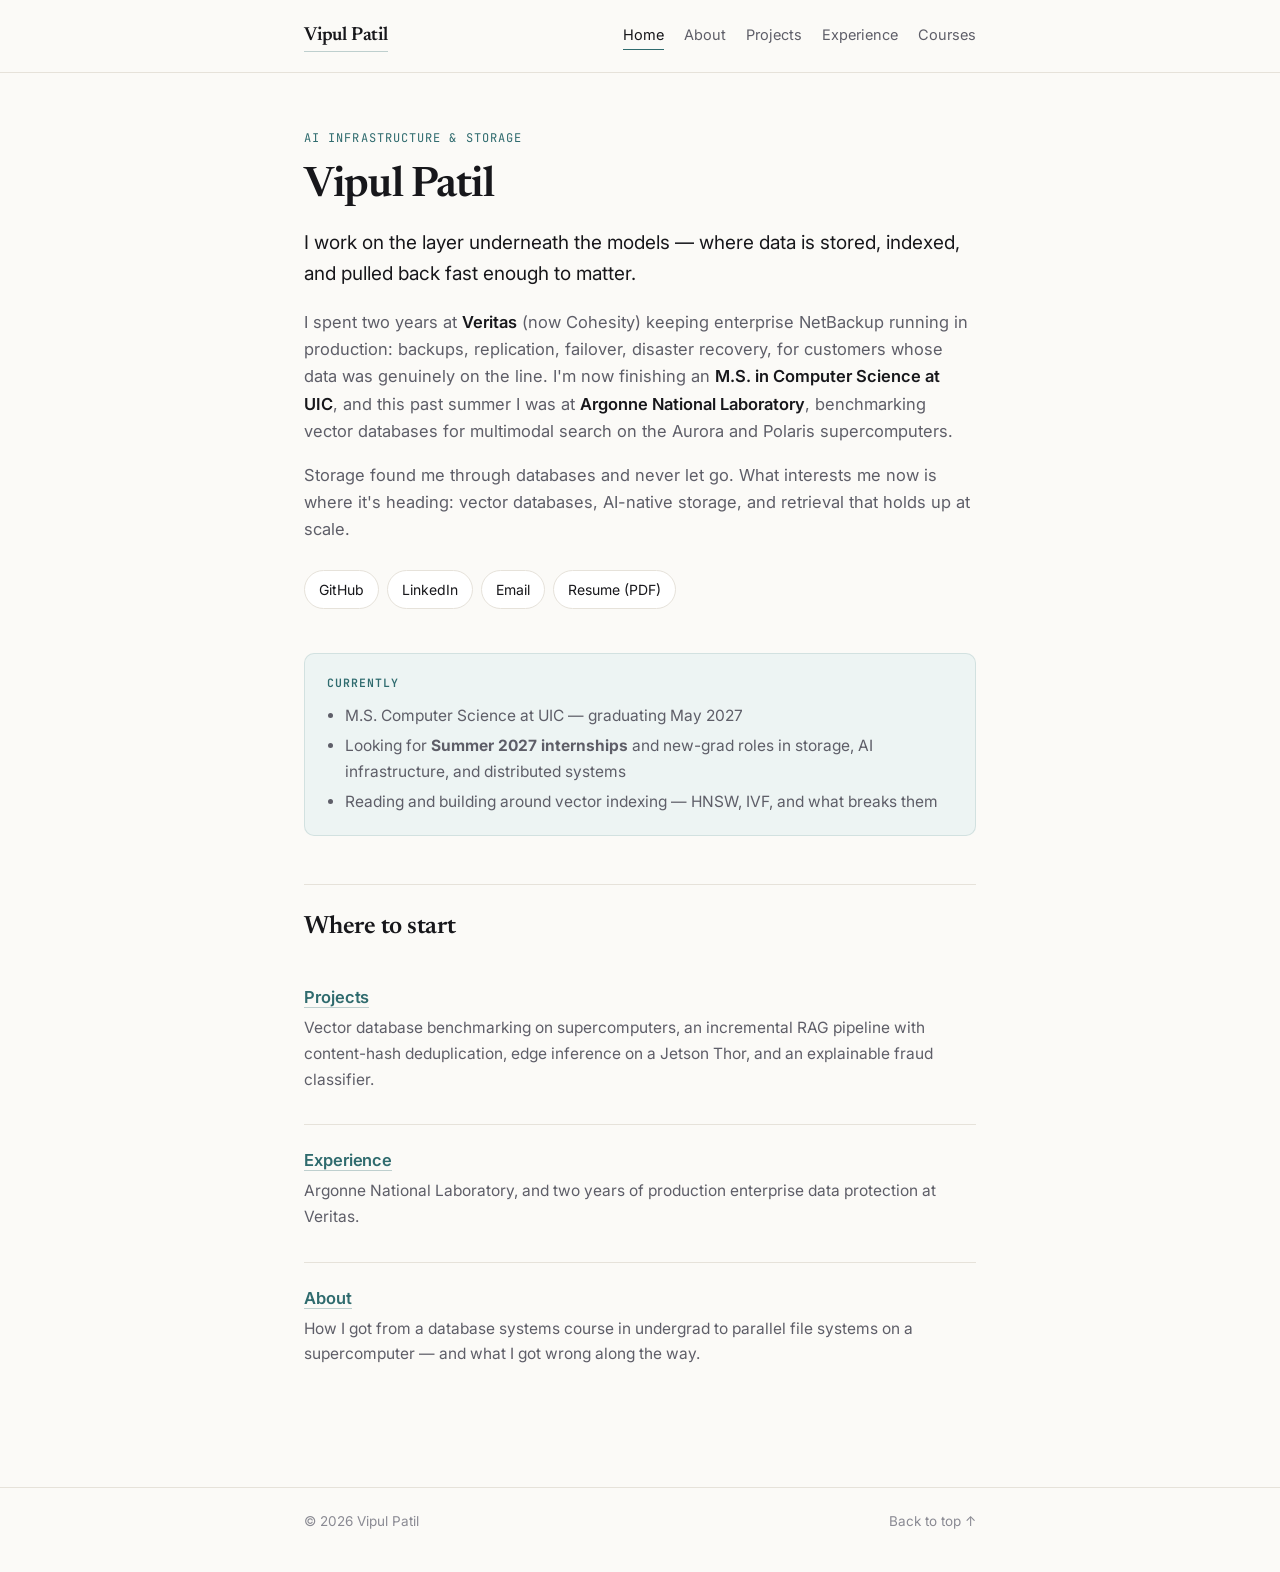
<file: index.html>
<!DOCTYPE html>
<html lang="en"><head>
<meta charset="utf-8">
<meta name="viewport" content="width=device-width, initial-scale=1">
<title>Vipul Patil — AI infrastructure &amp; storage</title>
<meta name="description" content="Vipul Patil, MS Computer Science at UIC. AI infrastructure and storage: vector databases, distributed systems, enterprise data protection.">
<link rel="stylesheet" href="style.css">
</head><body id="top">
<header class="nav"><div class="nav-inner">
<a class="nav-name" href="index.html">Vipul Patil</a>
<nav class="nav-links">
<a href="index.html" class=on>Home</a>
<a href="about.html">About</a>
<a href="projects.html">Projects</a>
<a href="experience.html">Experience</a>
<a href="coursework.html">Courses</a>
</nav>
</div></header>
<main><div class="wrap">
<p class="eyebrow">AI infrastructure &amp; storage</p>
<h1>Vipul&nbsp;Patil</h1>
<p class="lead">I work on the layer underneath the models &mdash; where data is stored, indexed, and pulled back fast enough to matter.</p>

<p>I spent two years at <strong>Veritas</strong> (now Cohesity) keeping enterprise NetBackup running in production: backups, replication, failover, disaster recovery, for customers whose data was genuinely on the line. I'm now finishing an <strong>M.S. in Computer Science at UIC</strong>, and this past summer I was at <strong>Argonne National Laboratory</strong>, benchmarking vector databases for multimodal search on the Aurora and Polaris supercomputers.</p>

<p>Storage found me through databases and never let go. What interests me now is where it's heading: vector databases, AI-native storage, and retrieval that holds up at scale.</p>

<div class="links-row">
<a href="https://github.com/vipulpatil04">GitHub</a>
<a href="https://linkedin.com/in/vipulpatil04">LinkedIn</a>
<a href="mailto:vipulpatil0411@gmail.com">Email</a>
<a href="Vipul_Patil_Resume.pdf">Resume (PDF)</a>
</div>

<div class="now">
<h3>Currently</h3>
<ul>
<li>M.S. Computer Science at UIC &mdash; graduating May 2027</li>
<li>Looking for <strong>Summer 2027 internships</strong> and new-grad roles in storage, AI infrastructure, and distributed systems</li>
<li>Reading and building around vector indexing &mdash; HNSW, IVF, and what breaks them</li>
</ul>
</div>

<h2>Where to start</h2>
<div class="entry">
<h3><a href="projects.html">Projects</a></h3>
<p>Vector database benchmarking on supercomputers, an incremental RAG pipeline with content-hash deduplication, edge inference on a Jetson Thor, and an explainable fraud classifier.</p>
</div>
<div class="entry">
<h3><a href="experience.html">Experience</a></h3>
<p>Argonne National Laboratory, and two years of production enterprise data protection at Veritas.</p>
</div>
<div class="entry">
<h3><a href="about.html">About</a></h3>
<p>How I got from a database systems course in undergrad to parallel file systems on a supercomputer &mdash; and what I got wrong along the way.</p>
</div>
</div></main>
<footer><div class="foot-inner">
<span>&copy; 2026 Vipul Patil</span>
<a href="#top">Back to top &uarr;</a>
</div></footer>
</body></html>
</file>
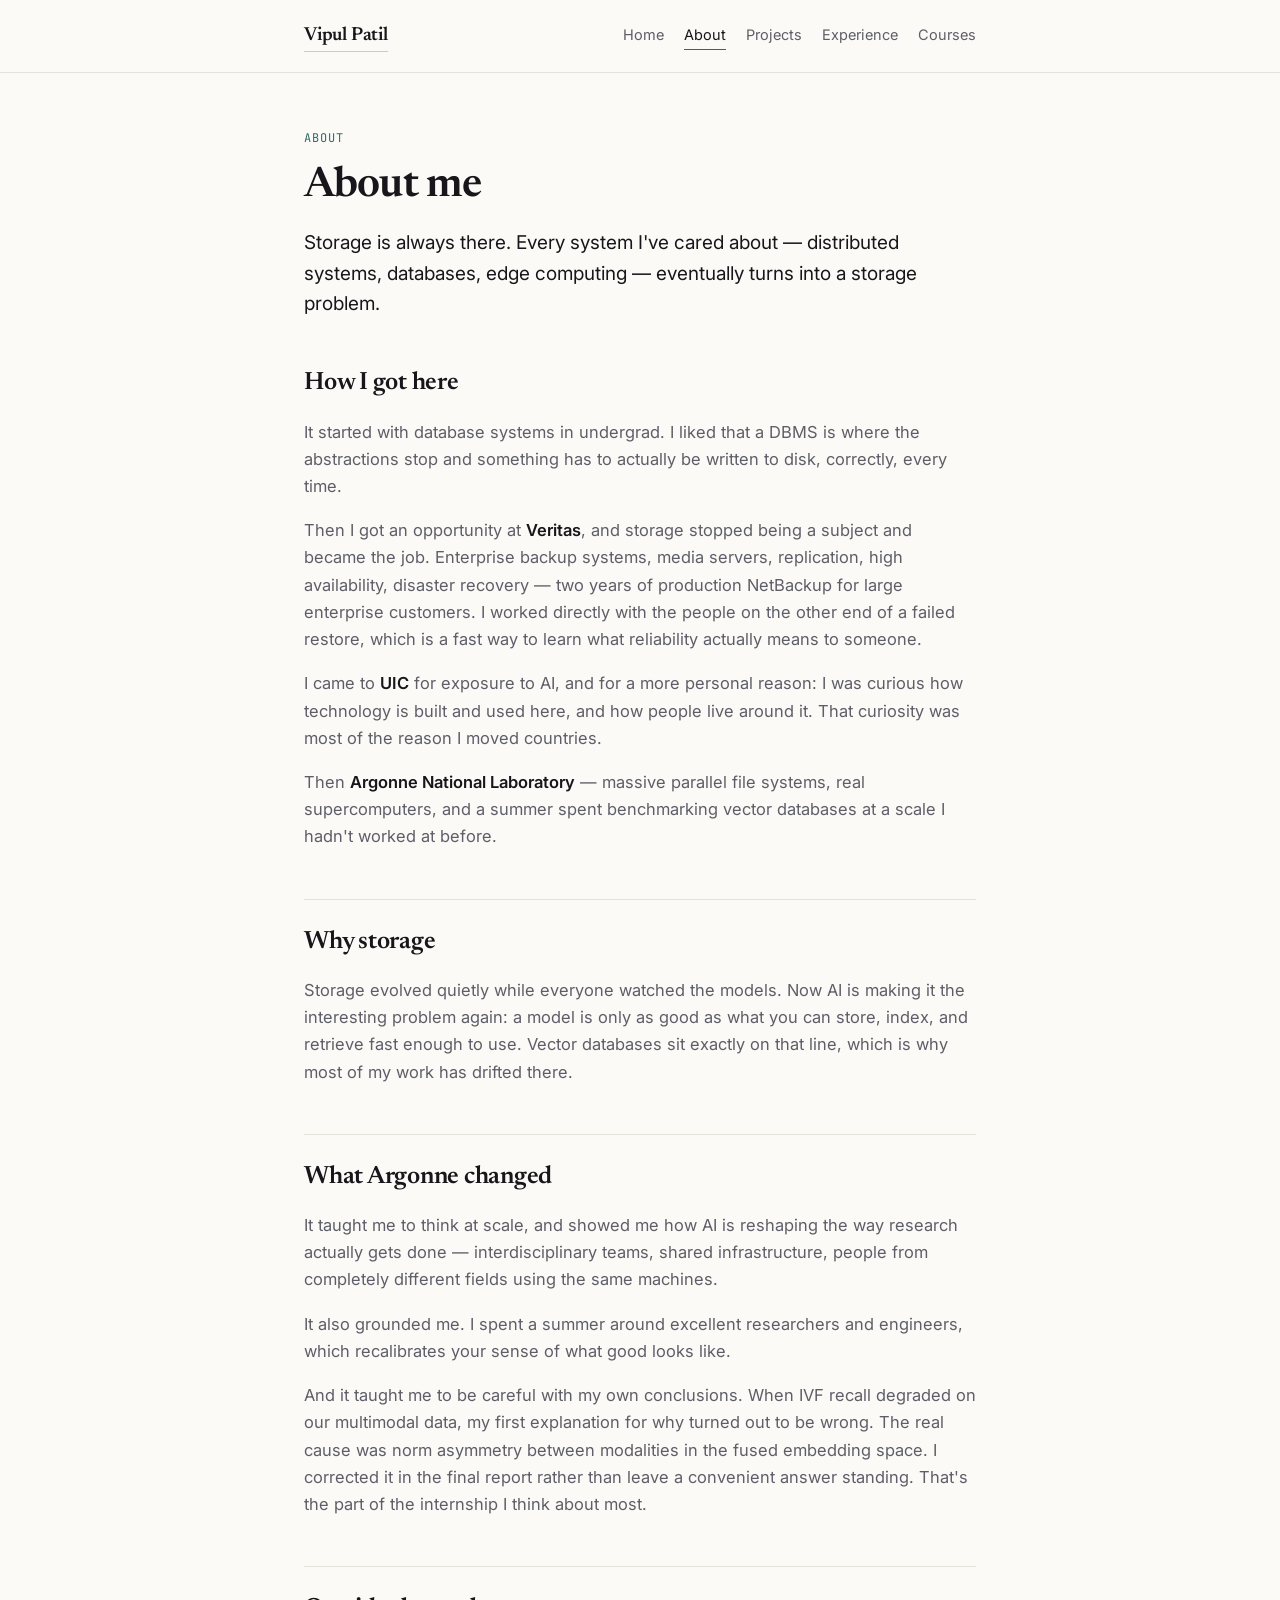
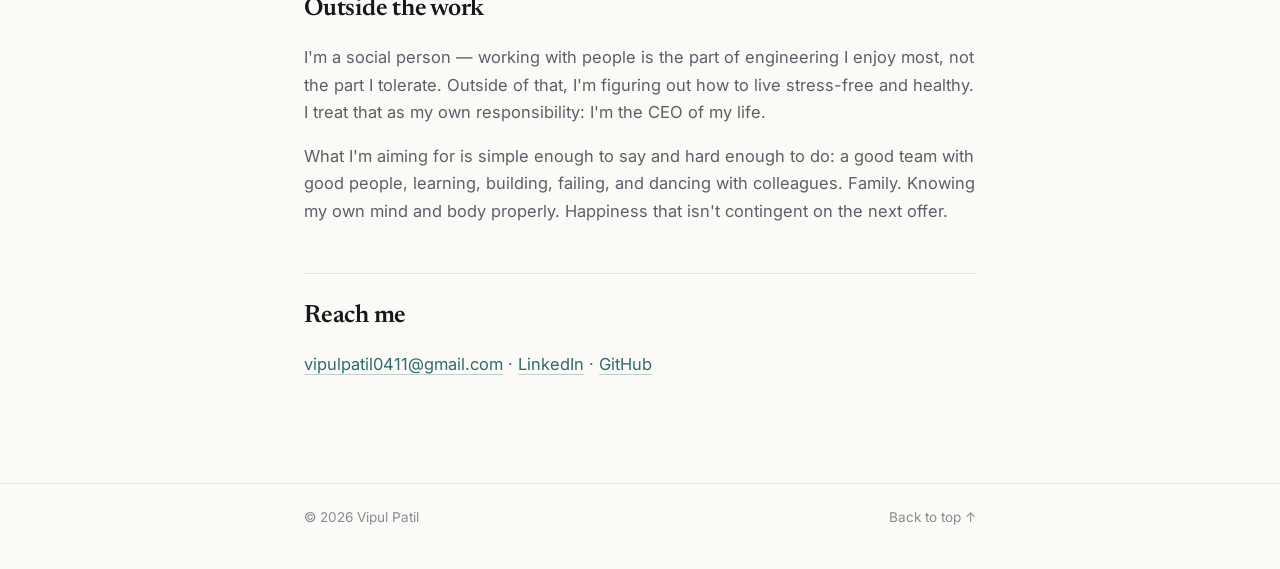
<file: about.html>
<!DOCTYPE html>
<html lang="en"><head>
<meta charset="utf-8">
<meta name="viewport" content="width=device-width, initial-scale=1">
<title>About — Vipul Patil</title>
<meta name="description" content="How Vipul Patil moved from database systems to enterprise storage at Veritas, then to AI infrastructure research at Argonne National Laboratory.">
<link rel="stylesheet" href="style.css">
</head><body id="top">
<header class="nav"><div class="nav-inner">
<a class="nav-name" href="index.html">Vipul Patil</a>
<nav class="nav-links">
<a href="index.html">Home</a>
<a href="about.html" class=on>About</a>
<a href="projects.html">Projects</a>
<a href="experience.html">Experience</a>
<a href="coursework.html">Courses</a>
</nav>
</div></header>
<main><div class="wrap">
<p class="eyebrow">About</p>
<h1>About me</h1>
<p class="lead">Storage is always there. Every system I've cared about &mdash; distributed systems, databases, edge computing &mdash; eventually turns into a storage problem.</p>

<h2 class="plain">How I got here</h2>
<p>It started with database systems in undergrad. I liked that a DBMS is where the abstractions stop and something has to actually be written to disk, correctly, every time.</p>
<p>Then I got an opportunity at <strong>Veritas</strong>, and storage stopped being a subject and became the job. Enterprise backup systems, media servers, replication, high availability, disaster recovery &mdash; two years of production NetBackup for large enterprise customers. I worked directly with the people on the other end of a failed restore, which is a fast way to learn what reliability actually means to someone.</p>
<p>I came to <strong>UIC</strong> for exposure to AI, and for a more personal reason: I was curious how technology is built and used here, and how people live around it. That curiosity was most of the reason I moved countries.</p>
<p>Then <strong>Argonne National Laboratory</strong> &mdash; massive parallel file systems, real supercomputers, and a summer spent benchmarking vector databases at a scale I hadn't worked at before.</p>

<h2>Why storage</h2>
<p>Storage evolved quietly while everyone watched the models. Now AI is making it the interesting problem again: a model is only as good as what you can store, index, and retrieve fast enough to use. Vector databases sit exactly on that line, which is why most of my work has drifted there.</p>

<h2>What Argonne changed</h2>
<p>It taught me to think at scale, and showed me how AI is reshaping the way research actually gets done &mdash; interdisciplinary teams, shared infrastructure, people from completely different fields using the same machines.</p>
<p>It also grounded me. I spent a summer around excellent researchers and engineers, which recalibrates your sense of what good looks like.</p>
<p>And it taught me to be careful with my own conclusions. When IVF recall degraded on our multimodal data, my first explanation for why turned out to be wrong. The real cause was norm asymmetry between modalities in the fused embedding space. I corrected it in the final report rather than leave a convenient answer standing. That's the part of the internship I think about most.</p>

<h2>Outside the work</h2>
<p>I'm a social person &mdash; working with people is the part of engineering I enjoy most, not the part I tolerate. Outside of that, I'm figuring out how to live stress-free and healthy. I treat that as my own responsibility: I'm the CEO of my life.</p>
<p>What I'm aiming for is simple enough to say and hard enough to do: a good team with good people, learning, building, failing, and dancing with colleagues. Family. Knowing my own mind and body properly. Happiness that isn't contingent on the next offer.</p>

<h2>Reach me</h2>
<p><a href="mailto:vipulpatil0411@gmail.com">vipulpatil0411@gmail.com</a> &middot; <a href="https://linkedin.com/in/vipulpatil04">LinkedIn</a> &middot; <a href="https://github.com/vipulpatil04">GitHub</a></p>
</div></main>
<footer><div class="foot-inner">
<span>&copy; 2026 Vipul Patil</span>
<a href="#top">Back to top &uarr;</a>
</div></footer>
</body></html>
</file>
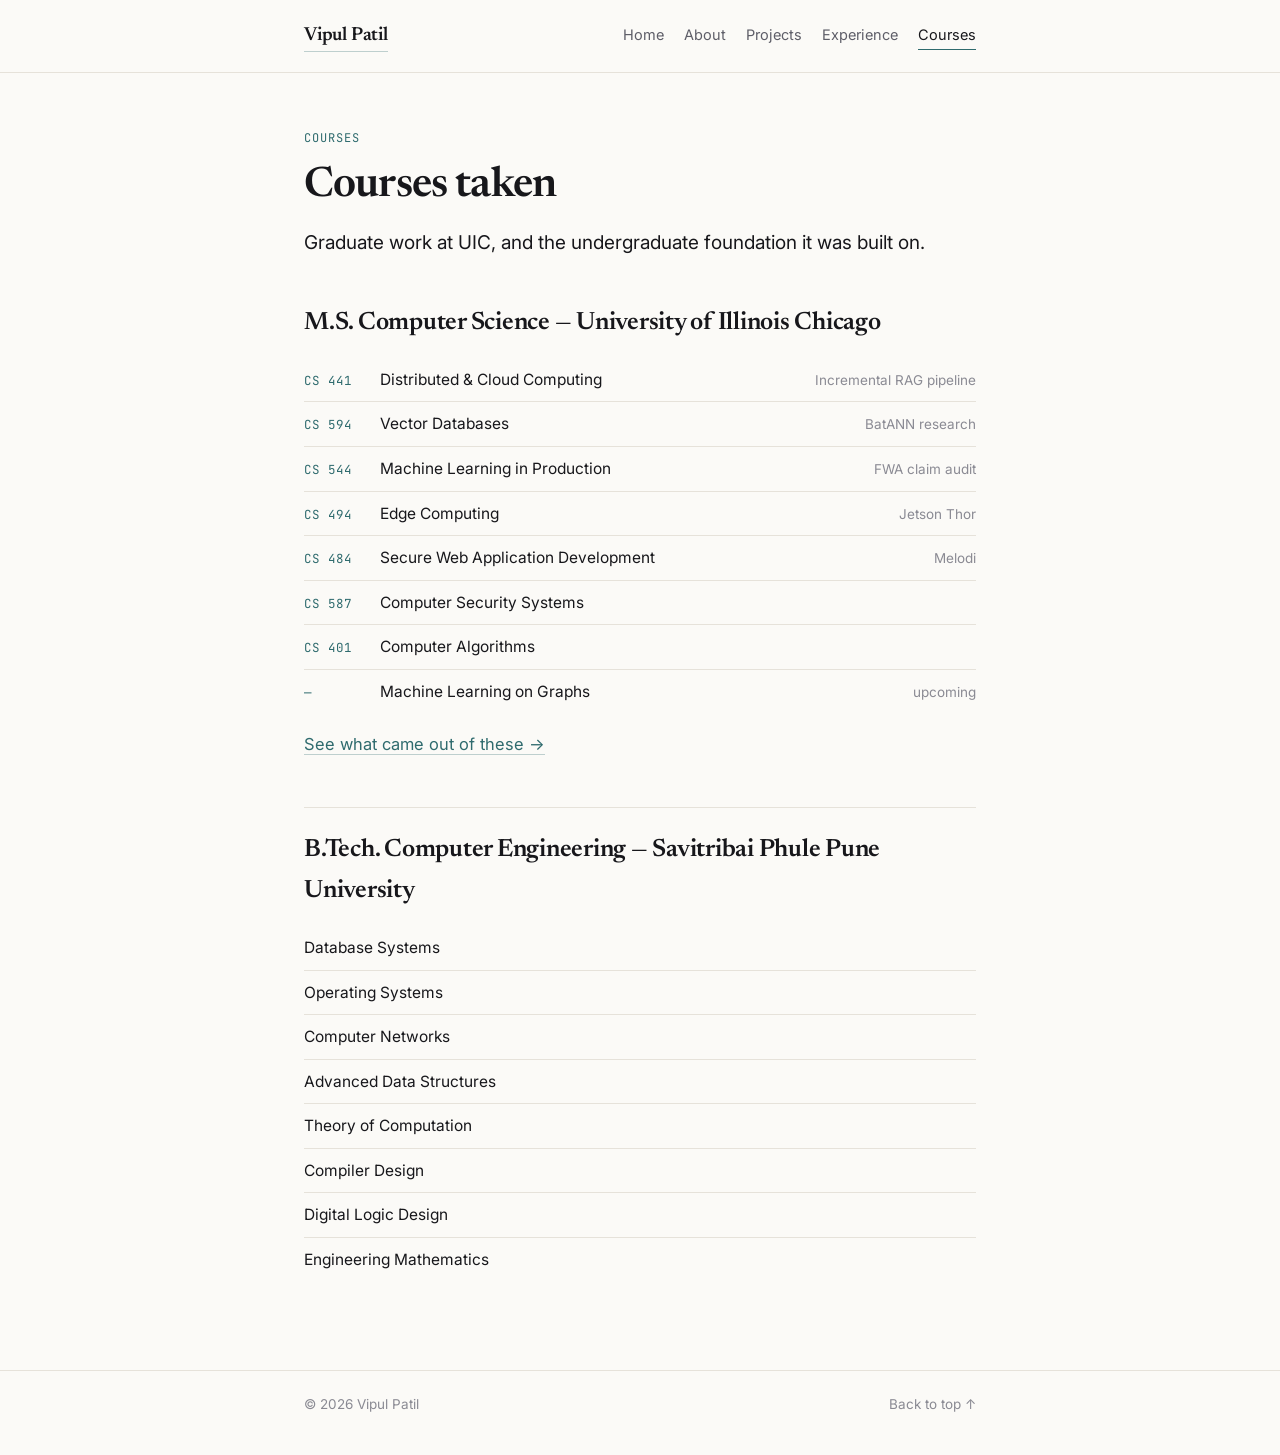
<file: coursework.html>
<!DOCTYPE html>
<html lang="en"><head>
<meta charset="utf-8">
<meta name="viewport" content="width=device-width, initial-scale=1">
<title>Courses Taken — Vipul Patil</title>
<meta name="description" content="Graduate coursework at UIC and undergraduate coursework in Computer Engineering.">
<link rel="stylesheet" href="style.css">
</head><body id="top">
<header class="nav"><div class="nav-inner">
<a class="nav-name" href="index.html">Vipul Patil</a>
<nav class="nav-links">
<a href="index.html">Home</a>
<a href="about.html">About</a>
<a href="projects.html">Projects</a>
<a href="experience.html">Experience</a>
<a href="coursework.html" class=on>Courses</a>
</nav>
</div></header>
<main><div class="wrap">
<p class="eyebrow">Courses</p>
<h1>Courses taken</h1>
<p class="lead">Graduate work at UIC, and the undergraduate foundation it was built on.</p>

<h2 class="plain">M.S. Computer Science &mdash; University of Illinois Chicago</h2>
<ul class="courses">
<li><span class="code">CS 441</span><span class="cname">Distributed &amp; Cloud Computing</span><span class="cnote">Incremental RAG pipeline</span></li>
<li><span class="code">CS 594</span><span class="cname">Vector Databases</span><span class="cnote">BatANN research</span></li>
<li><span class="code">CS 544</span><span class="cname">Machine Learning in Production</span><span class="cnote">FWA claim audit</span></li>
<li><span class="code">CS 494</span><span class="cname">Edge Computing</span><span class="cnote">Jetson Thor</span></li>
<li><span class="code">CS 484</span><span class="cname">Secure Web Application Development</span><span class="cnote">Melodi</span></li>
<li><span class="code">CS 587</span><span class="cname">Computer Security Systems</span></li>
<li><span class="code">CS 401</span><span class="cname">Computer Algorithms</span></li>
<li><span class="code">&mdash;</span><span class="cname">Machine Learning on Graphs</span><span class="cnote">upcoming</span></li>
</ul>
<p style="margin-top:18px"><a href="projects.html">See what came out of these &rarr;</a></p>

<h2>B.Tech. Computer Engineering &mdash; Savitribai Phule Pune University</h2>
<ul class="courses">
<li><span class="cname">Database Systems</span></li>
<li><span class="cname">Operating Systems</span></li>
<li><span class="cname">Computer Networks</span></li>
<li><span class="cname">Advanced Data Structures</span></li>
<li><span class="cname">Theory of Computation</span></li>
<li><span class="cname">Compiler Design</span></li>
<li><span class="cname">Digital Logic Design</span></li>
<li><span class="cname">Engineering Mathematics</span></li>
</ul>
</div></main>
<footer><div class="foot-inner">
<span>&copy; 2026 Vipul Patil</span>
<a href="#top">Back to top &uarr;</a>
</div></footer>
</body></html>
</file>
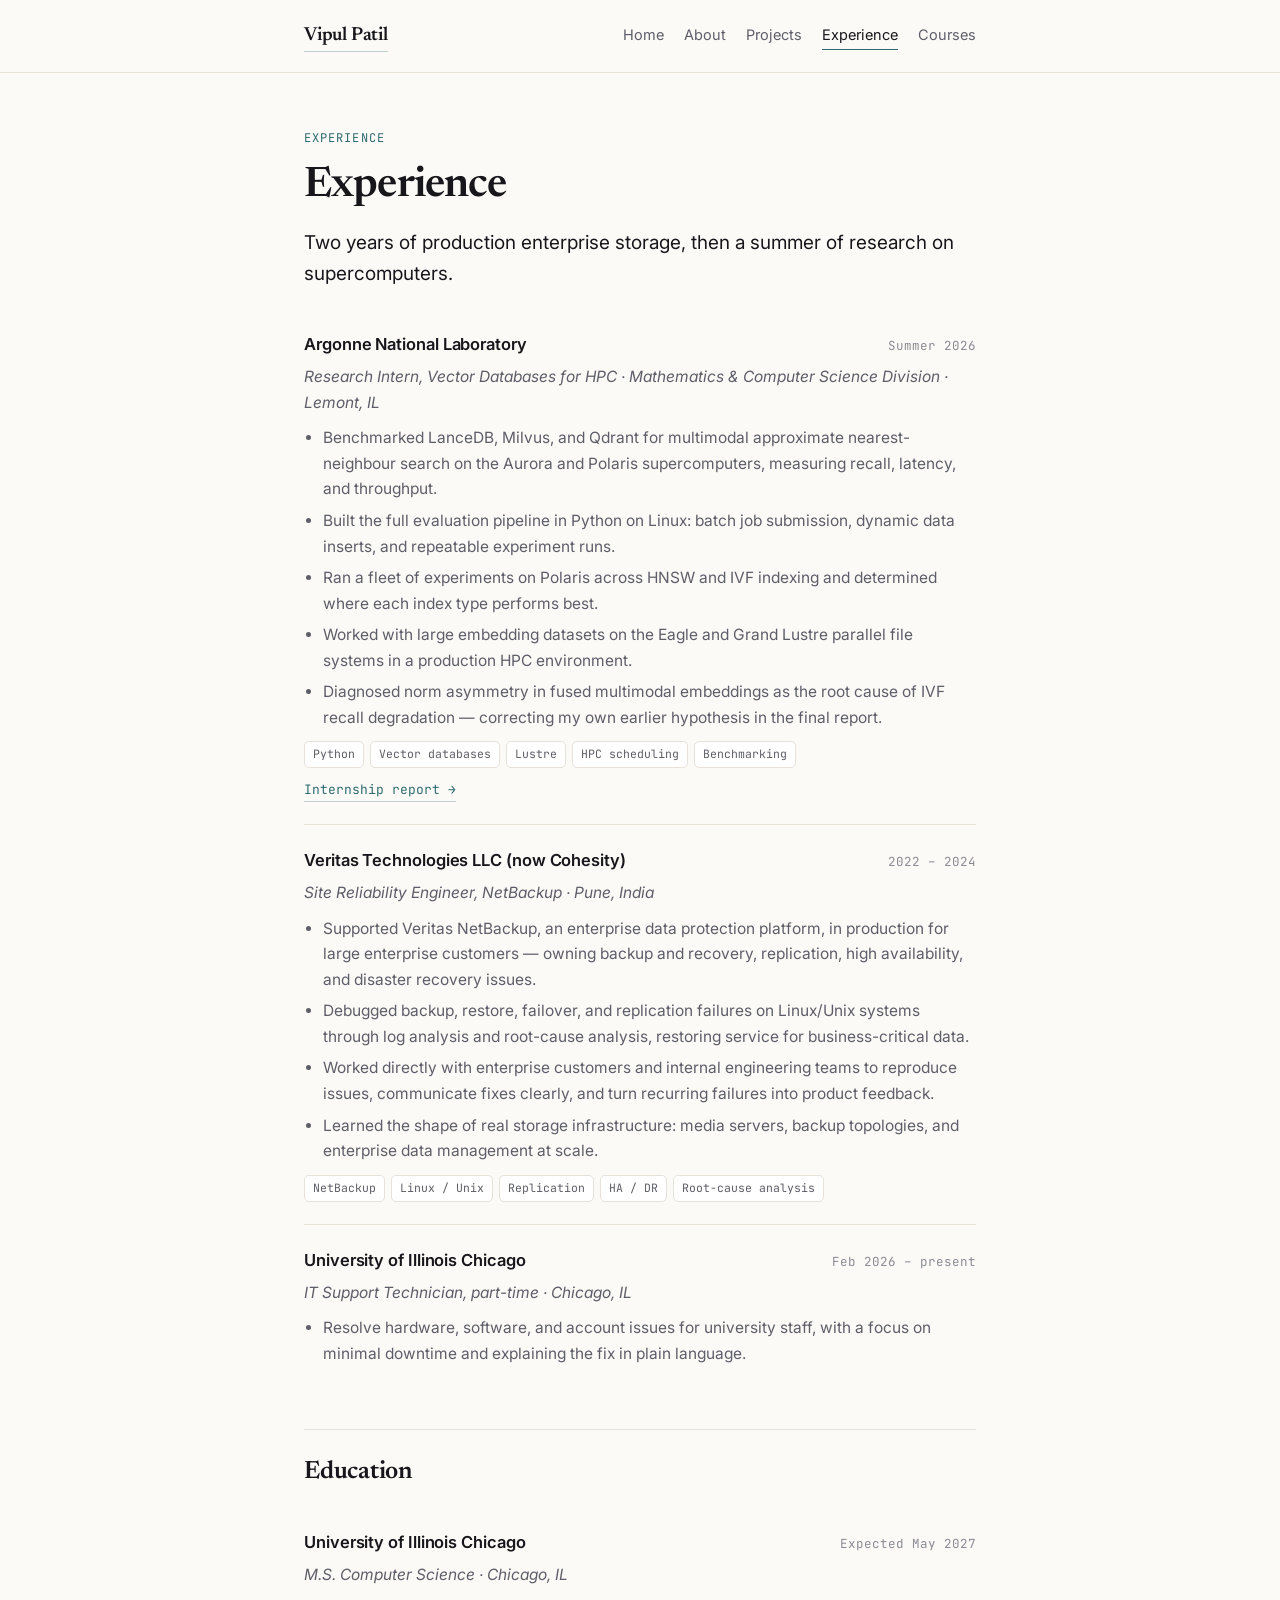
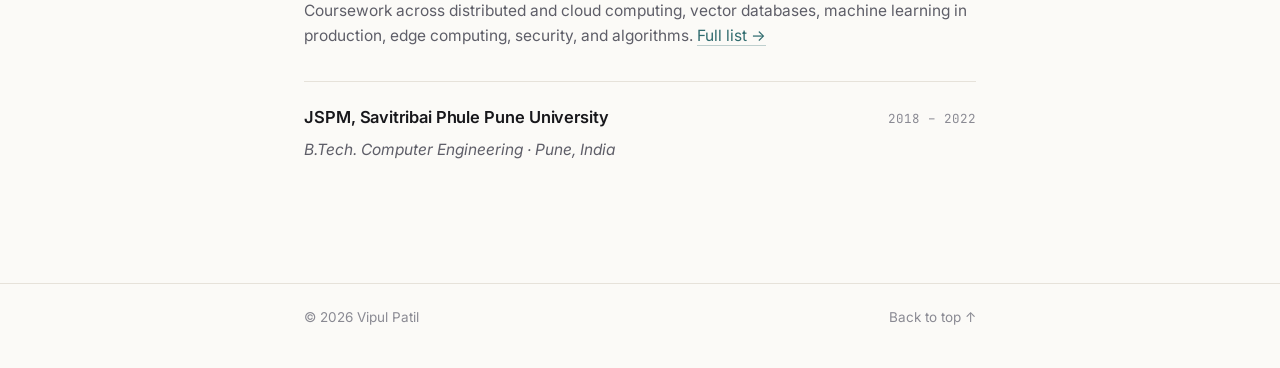
<file: experience.html>
<!DOCTYPE html>
<html lang="en"><head>
<meta charset="utf-8">
<meta name="viewport" content="width=device-width, initial-scale=1">
<title>Experience — Vipul Patil</title>
<meta name="description" content="Research intern at Argonne National Laboratory; two years as a Site Reliability Engineer on Veritas NetBackup enterprise data protection.">
<link rel="stylesheet" href="style.css">
</head><body id="top">
<header class="nav"><div class="nav-inner">
<a class="nav-name" href="index.html">Vipul Patil</a>
<nav class="nav-links">
<a href="index.html">Home</a>
<a href="about.html">About</a>
<a href="projects.html">Projects</a>
<a href="experience.html" class=on>Experience</a>
<a href="coursework.html">Courses</a>
</nav>
</div></header>
<main><div class="wrap">
<p class="eyebrow">Experience</p>
<h1>Experience</h1>
<p class="lead">Two years of production enterprise storage, then a summer of research on supercomputers.</p>

<div class="entry">
<div class="entry-top"><h3>Argonne National Laboratory</h3><span class="entry-meta">Summer 2026</span></div>
<p class="entry-sub">Research Intern, Vector Databases for HPC &middot; Mathematics &amp; Computer Science Division &middot; Lemont, IL</p>
<ul>
<li>Benchmarked LanceDB, Milvus, and Qdrant for multimodal approximate nearest-neighbour search on the Aurora and Polaris supercomputers, measuring recall, latency, and throughput.</li>
<li>Built the full evaluation pipeline in Python on Linux: batch job submission, dynamic data inserts, and repeatable experiment runs.</li>
<li>Ran a fleet of experiments on Polaris across HNSW and IVF indexing and determined where each index type performs best.</li>
<li>Worked with large embedding datasets on the Eagle and Grand Lustre parallel file systems in a production HPC environment.</li>
<li>Diagnosed norm asymmetry in fused multimodal embeddings as the root cause of IVF recall degradation &mdash; correcting my own earlier hypothesis in the final report.</li>
</ul>
<div class="tags"><span class="tag">Python</span><span class="tag">Vector databases</span><span class="tag">Lustre</span><span class="tag">HPC scheduling</span><span class="tag">Benchmarking</span></div>
<div class="repos"><a href="https://github.com/vipulpatil04/Summer-Internship-Report-Vipul-Patil">Internship report &rarr;</a></div>
</div>

<div class="entry">
<div class="entry-top"><h3>Veritas Technologies LLC (now Cohesity)</h3><span class="entry-meta">2022 &ndash; 2024</span></div>
<p class="entry-sub">Site Reliability Engineer, NetBackup &middot; Pune, India</p>
<ul>
<li>Supported Veritas NetBackup, an enterprise data protection platform, in production for large enterprise customers &mdash; owning backup and recovery, replication, high availability, and disaster recovery issues.</li>
<li>Debugged backup, restore, failover, and replication failures on Linux/Unix systems through log analysis and root-cause analysis, restoring service for business-critical data.</li>
<li>Worked directly with enterprise customers and internal engineering teams to reproduce issues, communicate fixes clearly, and turn recurring failures into product feedback.</li>
<li>Learned the shape of real storage infrastructure: media servers, backup topologies, and enterprise data management at scale.</li>
</ul>
<div class="tags"><span class="tag">NetBackup</span><span class="tag">Linux / Unix</span><span class="tag">Replication</span><span class="tag">HA / DR</span><span class="tag">Root-cause analysis</span></div>
</div>

<div class="entry">
<div class="entry-top"><h3>University of Illinois Chicago</h3><span class="entry-meta">Feb 2026 &ndash; present</span></div>
<p class="entry-sub">IT Support Technician, part-time &middot; Chicago, IL</p>
<ul>
<li>Resolve hardware, software, and account issues for university staff, with a focus on minimal downtime and explaining the fix in plain language.</li>
</ul>
</div>

<h2>Education</h2>
<div class="entry">
<div class="entry-top"><h3>University of Illinois Chicago</h3><span class="entry-meta">Expected May 2027</span></div>
<p class="entry-sub">M.S. Computer Science &middot; Chicago, IL</p>
<p>Coursework across distributed and cloud computing, vector databases, machine learning in production, edge computing, security, and algorithms. <a href="coursework.html">Full list &rarr;</a></p>
</div>
<div class="entry">
<div class="entry-top"><h3>JSPM, Savitribai Phule Pune University</h3><span class="entry-meta">2018 &ndash; 2022</span></div>
<p class="entry-sub">B.Tech. Computer Engineering &middot; Pune, India</p>
</div>
</div></main>
<footer><div class="foot-inner">
<span>&copy; 2026 Vipul Patil</span>
<a href="#top">Back to top &uarr;</a>
</div></footer>
</body></html>
</file>
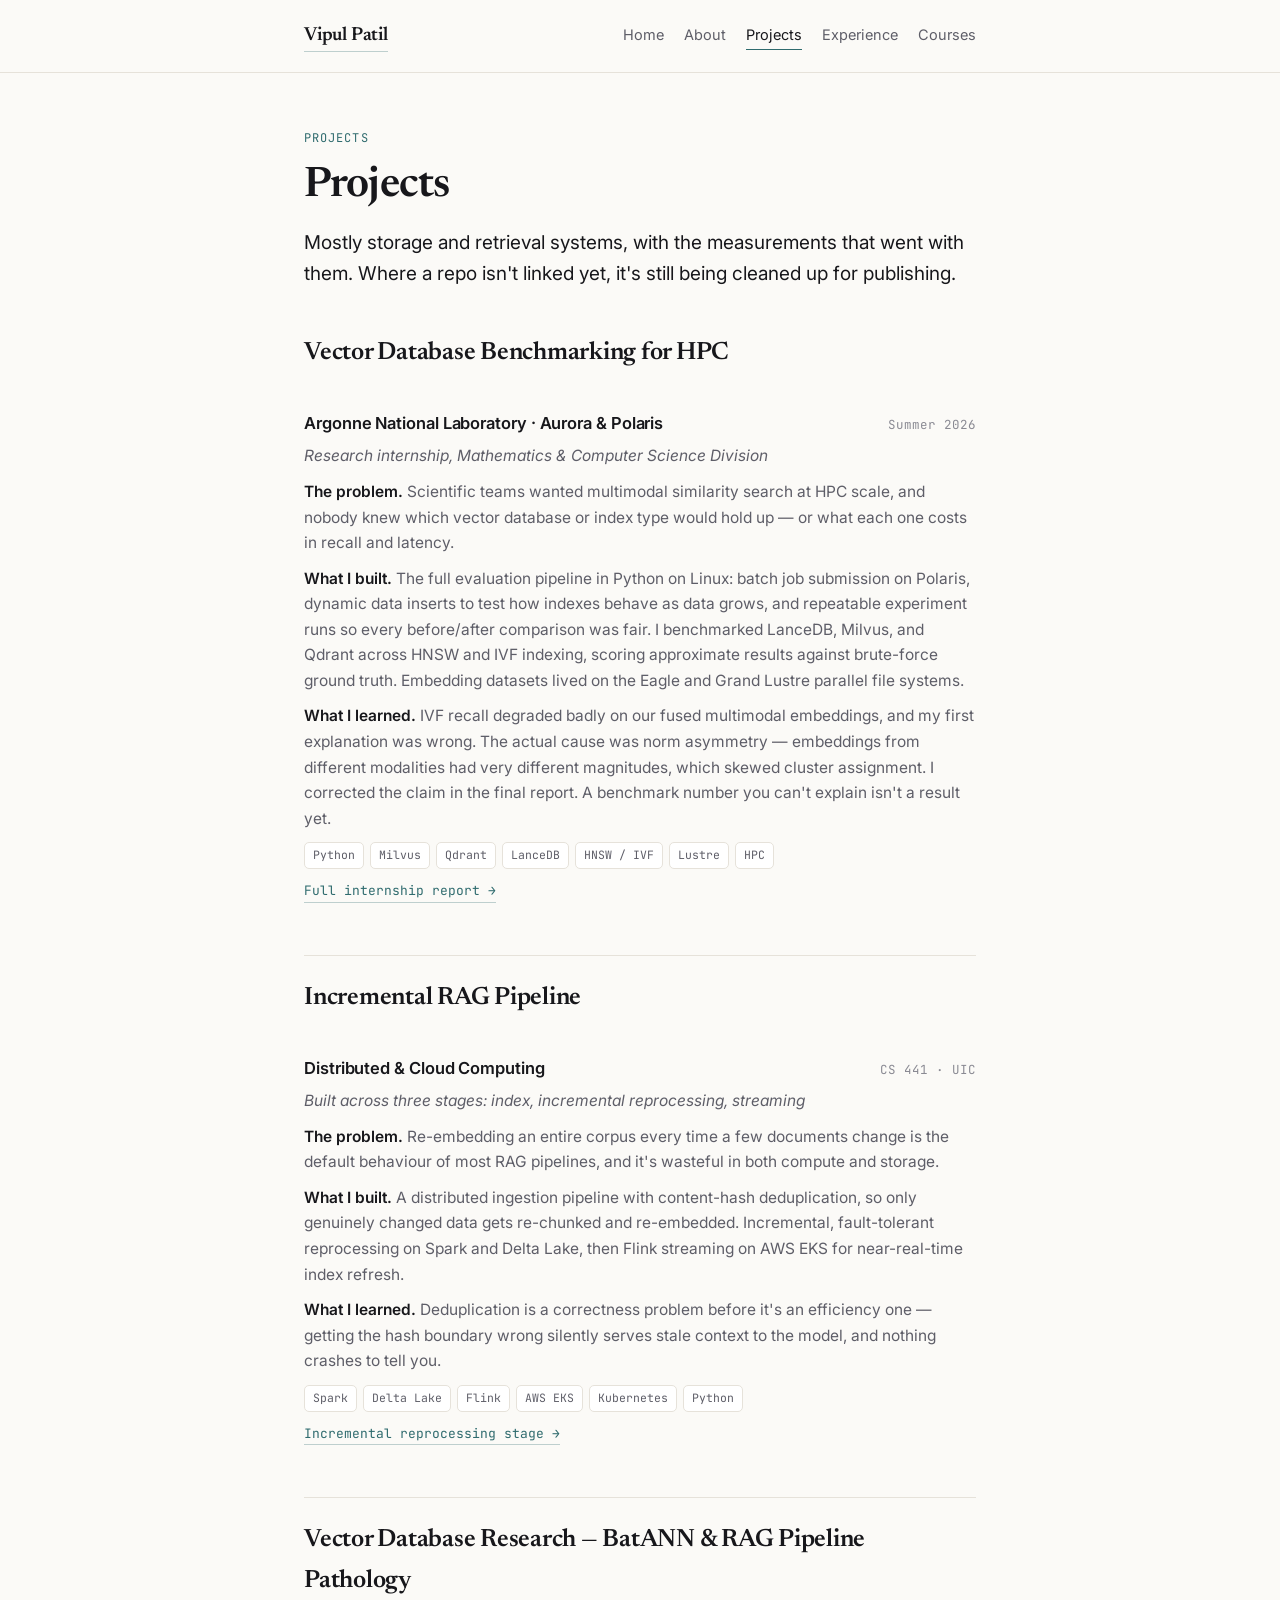
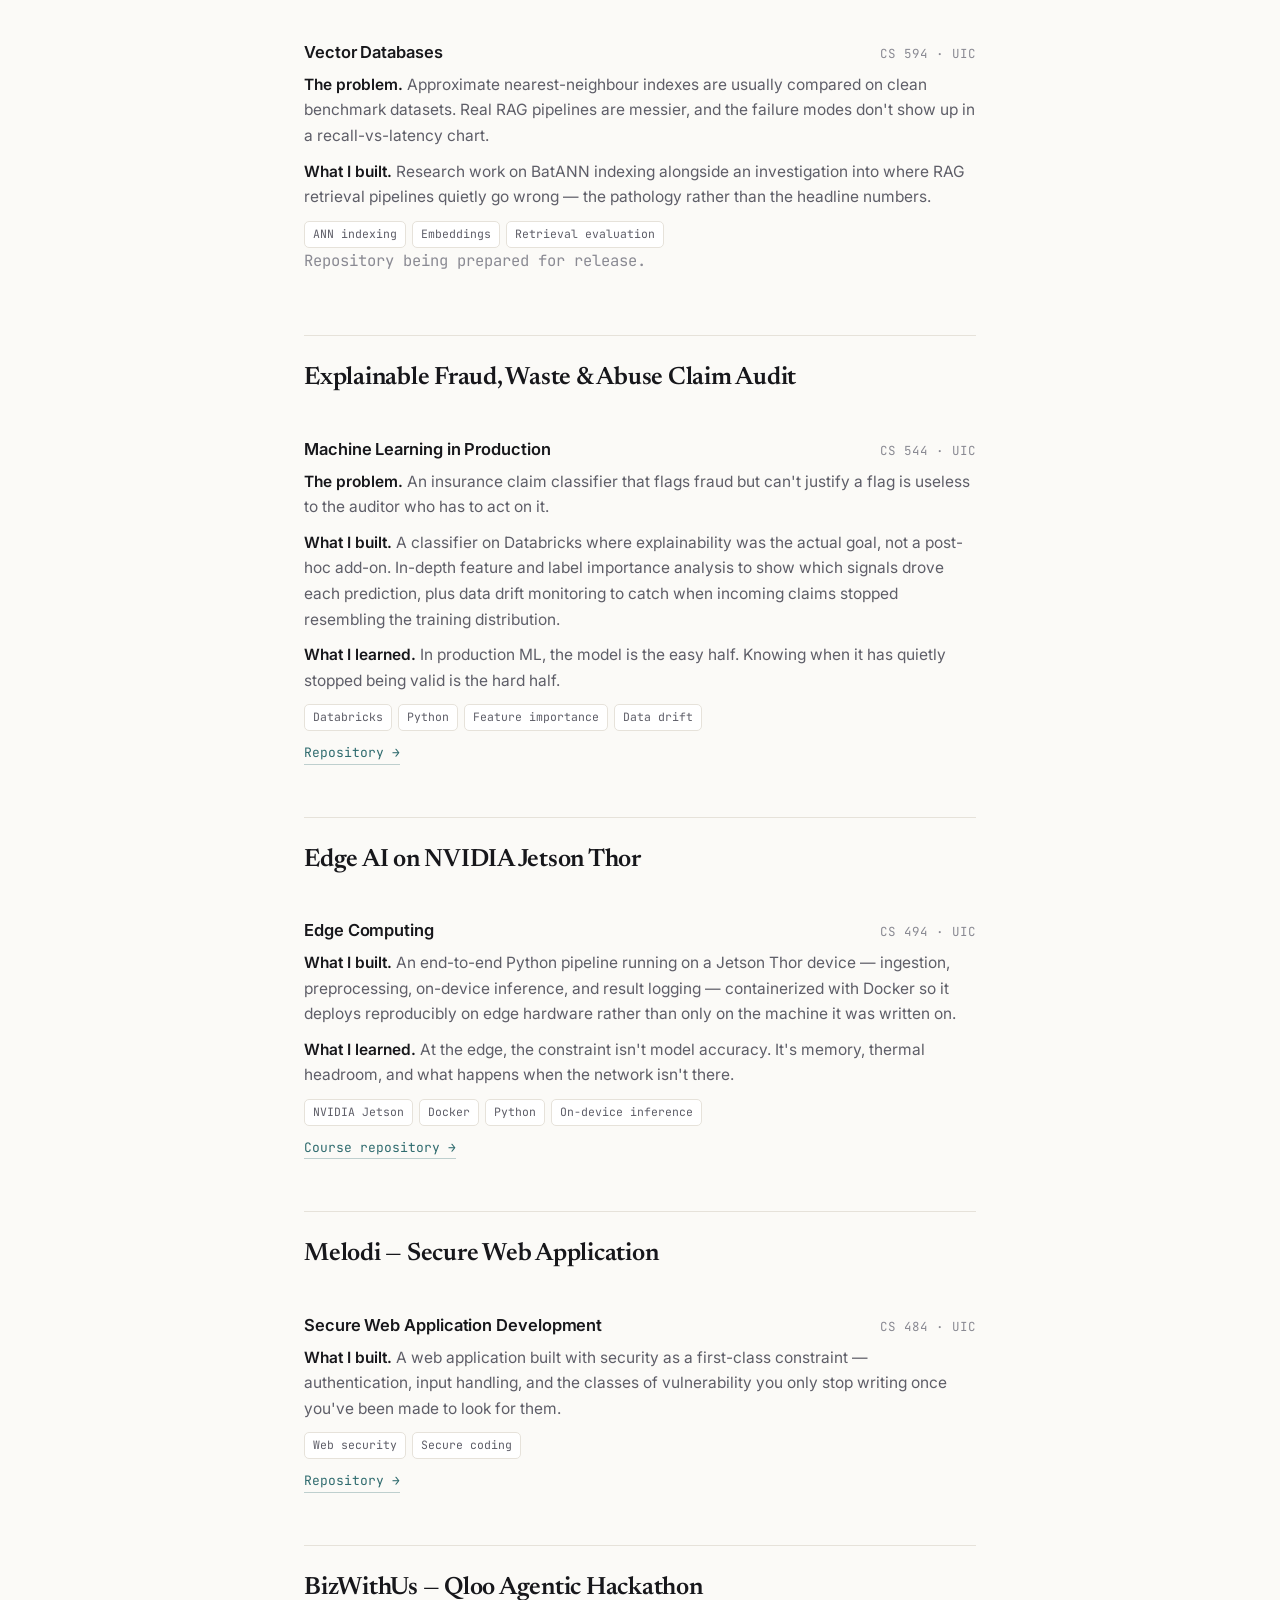
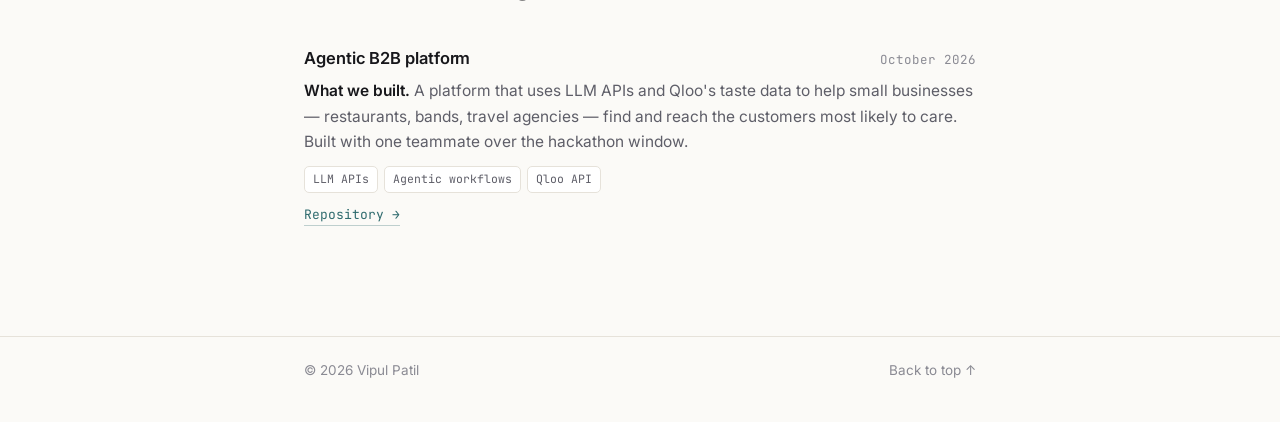
<file: projects.html>
<!DOCTYPE html>
<html lang="en"><head>
<meta charset="utf-8">
<meta name="viewport" content="width=device-width, initial-scale=1">
<title>Projects — Vipul Patil</title>
<meta name="description" content="Vector database benchmarking on supercomputers, incremental RAG pipelines, edge inference on Jetson Thor, and an explainable fraud classifier.">
<link rel="stylesheet" href="style.css">
</head><body id="top">
<header class="nav"><div class="nav-inner">
<a class="nav-name" href="index.html">Vipul Patil</a>
<nav class="nav-links">
<a href="index.html">Home</a>
<a href="about.html">About</a>
<a href="projects.html" class=on>Projects</a>
<a href="experience.html">Experience</a>
<a href="coursework.html">Courses</a>
</nav>
</div></header>
<main><div class="wrap">
<p class="eyebrow">Projects</p>
<h1>Projects</h1>
<p class="lead">Mostly storage and retrieval systems, with the measurements that went with them. Where a repo isn't linked yet, it's still being cleaned up for publishing.</p>

<h2 class="plain">Vector Database Benchmarking for HPC</h2>
<div class="entry">
<div class="entry-top"><h3>Argonne National Laboratory &middot; Aurora &amp; Polaris</h3><span class="entry-meta">Summer 2026</span></div>
<p class="entry-sub">Research internship, Mathematics &amp; Computer Science Division</p>
<p><strong>The problem.</strong> Scientific teams wanted multimodal similarity search at HPC scale, and nobody knew which vector database or index type would hold up &mdash; or what each one costs in recall and latency.</p>
<p><strong>What I built.</strong> The full evaluation pipeline in Python on Linux: batch job submission on Polaris, dynamic data inserts to test how indexes behave as data grows, and repeatable experiment runs so every before/after comparison was fair. I benchmarked LanceDB, Milvus, and Qdrant across HNSW and IVF indexing, scoring approximate results against brute-force ground truth. Embedding datasets lived on the Eagle and Grand Lustre parallel file systems.</p>
<p><strong>What I learned.</strong> IVF recall degraded badly on our fused multimodal embeddings, and my first explanation was wrong. The actual cause was norm asymmetry &mdash; embeddings from different modalities had very different magnitudes, which skewed cluster assignment. I corrected the claim in the final report. A benchmark number you can't explain isn't a result yet.</p>
<div class="tags"><span class="tag">Python</span><span class="tag">Milvus</span><span class="tag">Qdrant</span><span class="tag">LanceDB</span><span class="tag">HNSW / IVF</span><span class="tag">Lustre</span><span class="tag">HPC</span></div>
<div class="repos"><a href="https://github.com/vipulpatil04/Summer-Internship-Report-Vipul-Patil">Full internship report &rarr;</a></div>
</div>

<h2>Incremental RAG Pipeline</h2>
<div class="entry">
<div class="entry-top"><h3>Distributed &amp; Cloud Computing</h3><span class="entry-meta">CS 441 &middot; UIC</span></div>
<p class="entry-sub">Built across three stages: index, incremental reprocessing, streaming</p>
<p><strong>The problem.</strong> Re-embedding an entire corpus every time a few documents change is the default behaviour of most RAG pipelines, and it's wasteful in both compute and storage.</p>
<p><strong>What I built.</strong> A distributed ingestion pipeline with content-hash deduplication, so only genuinely changed data gets re-chunked and re-embedded. Incremental, fault-tolerant reprocessing on Spark and Delta Lake, then Flink streaming on AWS EKS for near-real-time index refresh.</p>
<p><strong>What I learned.</strong> Deduplication is a correctness problem before it's an efficiency one &mdash; getting the hash boundary wrong silently serves stale context to the model, and nothing crashes to tell you.</p>
<div class="tags"><span class="tag">Spark</span><span class="tag">Delta Lake</span><span class="tag">Flink</span><span class="tag">AWS EKS</span><span class="tag">Kubernetes</span><span class="tag">Python</span></div>
<div class="repos">
<a href="https://github.com/vipulpatil04/CS441-HW2-Incremental-RAG">Incremental reprocessing stage &rarr;</a>
</div>
</div>

<h2>Vector Database Research &mdash; BatANN &amp; RAG Pipeline Pathology</h2>
<div class="entry">
<div class="entry-top"><h3>Vector Databases</h3><span class="entry-meta">CS 594 &middot; UIC</span></div>
<p><strong>The problem.</strong> Approximate nearest-neighbour indexes are usually compared on clean benchmark datasets. Real RAG pipelines are messier, and the failure modes don't show up in a recall-vs-latency chart.</p>
<p><strong>What I built.</strong> Research work on BatANN indexing alongside an investigation into where RAG retrieval pipelines quietly go wrong &mdash; the pathology rather than the headline numbers.</p>
<div class="tags"><span class="tag">ANN indexing</span><span class="tag">Embeddings</span><span class="tag">Retrieval evaluation</span></div>
<p class="pending">Repository being prepared for release.</p>
</div>

<h2>Explainable Fraud, Waste &amp; Abuse Claim Audit</h2>
<div class="entry">
<div class="entry-top"><h3>Machine Learning in Production</h3><span class="entry-meta">CS 544 &middot; UIC</span></div>
<p><strong>The problem.</strong> An insurance claim classifier that flags fraud but can't justify a flag is useless to the auditor who has to act on it.</p>
<p><strong>What I built.</strong> A classifier on Databricks where explainability was the actual goal, not a post-hoc add-on. In-depth feature and label importance analysis to show which signals drove each prediction, plus data drift monitoring to catch when incoming claims stopped resembling the training distribution.</p>
<p><strong>What I learned.</strong> In production ML, the model is the easy half. Knowing when it has quietly stopped being valid is the hard half.</p>
<div class="tags"><span class="tag">Databricks</span><span class="tag">Python</span><span class="tag">Feature importance</span><span class="tag">Data drift</span></div>
<div class="repos"><a href="https://github.com/javedmshah/fwa-ml-production">Repository &rarr;</a></div>
</div>

<h2>Edge AI on NVIDIA Jetson Thor</h2>
<div class="entry">
<div class="entry-top"><h3>Edge Computing</h3><span class="entry-meta">CS 494 &middot; UIC</span></div>
<p><strong>What I built.</strong> An end-to-end Python pipeline running on a Jetson Thor device &mdash; ingestion, preprocessing, on-device inference, and result logging &mdash; containerized with Docker so it deploys reproducibly on edge hardware rather than only on the machine it was written on.</p>
<p><strong>What I learned.</strong> At the edge, the constraint isn't model accuracy. It's memory, thermal headroom, and what happens when the network isn't there.</p>
<div class="tags"><span class="tag">NVIDIA Jetson</span><span class="tag">Docker</span><span class="tag">Python</span><span class="tag">On-device inference</span></div>
<div class="repos"><a href="https://github.com/C295-oss/CS-494-Seahawks-Website">Course repository &rarr;</a></div>
</div>

<h2>Melodi &mdash; Secure Web Application</h2>
<div class="entry">
<div class="entry-top"><h3>Secure Web Application Development</h3><span class="entry-meta">CS 484 &middot; UIC</span></div>
<p><strong>What I built.</strong> A web application built with security as a first-class constraint &mdash; authentication, input handling, and the classes of vulnerability you only stop writing once you've been made to look for them.</p>
<div class="tags"><span class="tag">Web security</span><span class="tag">Secure coding</span></div>
<div class="repos"><a href="https://github.com/BonfantiRiccardo/cs484-melodi">Repository &rarr;</a></div>
</div>

<h2>BizWithUs &mdash; Qloo Agentic Hackathon</h2>
<div class="entry">
<div class="entry-top"><h3>Agentic B2B platform</h3><span class="entry-meta">October 2026</span></div>
<p><strong>What we built.</strong> A platform that uses LLM APIs and Qloo's taste data to help small businesses &mdash; restaurants, bands, travel agencies &mdash; find and reach the customers most likely to care. Built with one teammate over the hackathon window.</p>
<div class="tags"><span class="tag">LLM APIs</span><span class="tag">Agentic workflows</span><span class="tag">Qloo API</span></div>
<div class="repos"><a href="https://github.com/Preet0504/BizWithUs">Repository &rarr;</a></div>
</div>
</div></main>
<footer><div class="foot-inner">
<span>&copy; 2026 Vipul Patil</span>
<a href="#top">Back to top &uarr;</a>
</div></footer>
</body></html>
</file>
<file: style.css>
@import url('https://fonts.googleapis.com/css2?family=Newsreader:ital,opsz,wght@0,6..72,400;0,6..72,500;0,6..72,600;1,6..72,400&family=Inter:wght@400;500;600&family=JetBrains+Mono:wght@400;500&display=swap');

:root{
  --bg:#FBFAF7;
  --card:#FFFFFF;
  --text:#17171B;
  --muted:#5E5E68;
  --faint:#8A8A93;
  --line:#E6E2DA;
  --accent:#2F6B6E;
  --accent-soft:#EDF4F3;
  --serif:'Newsreader',Georgia,'Times New Roman',serif;
  --sans:'Inter',-apple-system,BlinkMacSystemFont,'Segoe UI',sans-serif;
  --mono:'JetBrains Mono',ui-monospace,SFMono-Regular,Menlo,monospace;
}

*{box-sizing:border-box;}
html{scroll-behavior:smooth;-webkit-text-size-adjust:100%;}
body{
  margin:0;background:var(--bg);color:var(--text);
  font-family:var(--sans);font-size:16.5px;line-height:1.65;
  -webkit-font-smoothing:antialiased;
}
.wrap{max-width:720px;margin:0 auto;padding:0 24px;}

/* ---------- nav ---------- */
.nav{border-bottom:1px solid var(--line);background:var(--bg);}
.nav-inner{
  max-width:720px;margin:0 auto;padding:20px 24px;
  display:flex;align-items:baseline;justify-content:space-between;gap:20px;flex-wrap:wrap;
}
.nav-name{
  font-family:var(--serif);font-size:19px;font-weight:600;
  color:var(--text);text-decoration:none;letter-spacing:-0.01em;
}
.nav-links{display:flex;gap:20px;flex-wrap:wrap;}
.nav-links a{
  color:var(--muted);text-decoration:none;font-size:14.5px;
  padding-bottom:2px;border-bottom:1px solid transparent;transition:color .15s,border-color .15s;
}
.nav-links a:hover{color:var(--accent);border-bottom-color:var(--accent);}
.nav-links a.on{color:var(--text);border-bottom-color:var(--accent);}

/* ---------- page ---------- */
main{padding:56px 0 24px;}
.eyebrow{
  font-family:var(--mono);font-size:12px;letter-spacing:.09em;text-transform:uppercase;
  color:var(--accent);margin:0 0 14px;
}
h1{
  font-family:var(--serif);font-weight:600;font-size:42px;line-height:1.12;
  letter-spacing:-0.02em;margin:0 0 18px;
}
.lead{font-size:19px;line-height:1.6;color:var(--text);margin:0 0 20px;}
p{margin:0 0 17px;color:var(--muted);}
p strong{color:var(--text);font-weight:600;}
h2{
  font-family:var(--serif);font-weight:600;font-size:25px;letter-spacing:-0.01em;
  margin:48px 0 14px;padding-top:22px;border-top:1px solid var(--line);
}
h2.plain{border-top:none;padding-top:0;margin-top:44px;}
h3{font-family:var(--sans);font-weight:600;font-size:16.5px;margin:0 0 4px;letter-spacing:-0.005em;}
a{color:var(--accent);text-decoration:none;border-bottom:1px solid rgba(47,107,110,.3);}
a:hover{border-bottom-color:var(--accent);}

/* ---------- home ---------- */
.links-row{display:flex;flex-wrap:wrap;gap:8px;margin:26px 0 0;}
.links-row a{
  font-size:14px;padding:7px 14px;border:1px solid var(--line);border-radius:999px;
  background:var(--card);color:var(--text);text-decoration:none;transition:border-color .15s,color .15s;
}
.links-row a:hover{border-color:var(--accent);color:var(--accent);}

.now{
  margin:44px 0 0;padding:20px 22px;background:var(--accent-soft);
  border-radius:10px;border:1px solid rgba(47,107,110,.14);
}
.now h3{font-family:var(--mono);font-size:11.5px;letter-spacing:.09em;text-transform:uppercase;color:var(--accent);margin:0 0 10px;}
.now ul{margin:0;padding-left:18px;}
.now li{color:var(--muted);margin-bottom:5px;font-size:15.5px;}
.now li:last-child{margin-bottom:0;}

/* ---------- entries ---------- */
.entry{padding:22px 0;border-bottom:1px solid var(--line);}
.entry:last-child{border-bottom:none;}
.entry-top{display:flex;justify-content:space-between;align-items:baseline;gap:16px;flex-wrap:wrap;margin-bottom:2px;}
.entry-meta{font-family:var(--mono);font-size:12.5px;color:var(--faint);white-space:nowrap;}
.entry-sub{font-size:14.5px;color:var(--muted);font-style:italic;margin:0 0 10px;}
.entry p{margin:0 0 10px;font-size:15.5px;}
.entry ul{margin:0 0 10px;padding-left:19px;}
.entry li{color:var(--muted);margin-bottom:6px;font-size:15.5px;}

.tags{display:flex;flex-wrap:wrap;gap:6px;margin-top:11px;}
.tag{
  font-family:var(--mono);font-size:11.5px;color:var(--muted);
  background:var(--card);border:1px solid var(--line);border-radius:5px;padding:3px 8px;
}
.repos{display:flex;flex-wrap:wrap;gap:14px;margin-top:11px;}
.repos a{font-family:var(--mono);font-size:13px;}
.pending{font-family:var(--mono);font-size:12.5px;color:var(--faint);margin-top:11px;}

/* ---------- courses ---------- */
.courses{list-style:none;margin:0;padding:0;}
.courses li{
  display:flex;gap:14px;align-items:baseline;
  padding:9px 0;border-bottom:1px solid var(--line);font-size:15.5px;
}
.courses li:last-child{border-bottom:none;}
.code{font-family:var(--mono);font-size:12.5px;color:var(--accent);min-width:62px;flex-shrink:0;}
.cname{color:var(--text);}
.cnote{color:var(--faint);font-size:13.5px;margin-left:auto;padding-left:14px;white-space:nowrap;}

/* ---------- footer ---------- */
footer{
  border-top:1px solid var(--line);margin-top:64px;padding:22px 0 40px;
}
.foot-inner{
  max-width:720px;margin:0 auto;padding:0 24px;
  display:flex;justify-content:space-between;font-size:13.5px;color:var(--faint);
}
.foot-inner a{color:var(--faint);border-bottom:none;}
.foot-inner a:hover{color:var(--accent);}

@media(max-width:600px){
  body{font-size:16px;}
  h1{font-size:33px;}
  h2{font-size:22px;}
  .lead{font-size:17.5px;}
  main{padding:40px 0 16px;}
  .nav-inner{padding:16px 24px;gap:12px;}
  .nav-links{gap:15px;}
  .cnote{display:none;}
  .entry-meta{white-space:normal;}
}

/* an entry immediately before a section heading: the heading's own rule draws the line */
.entry:has(+ h2){border-bottom:none;padding-bottom:4px;}
</file>
